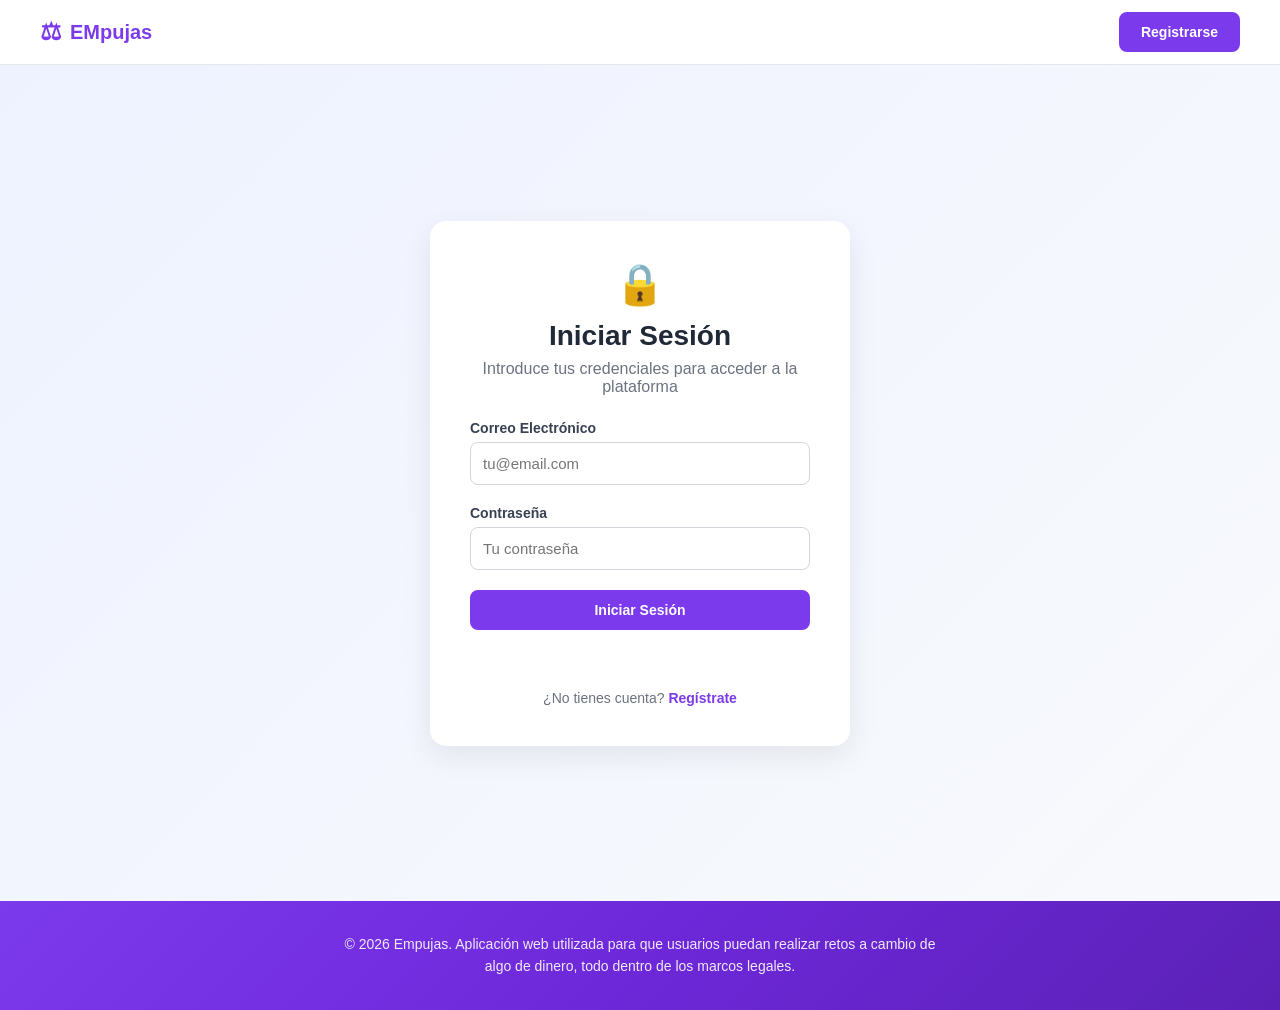
<file: Documents/VisualStudioProjects/2.0/challenge-app/src/main/webapp/login.html>
<!DOCTYPE html>
<html lang="es">
<head>
    <meta charset="UTF-8">
    <meta name="viewport" content="width=device-width, initial-scale=1.0">
    <title>Iniciar Sesión - EMpujas</title>
    <link rel="stylesheet" href="css/style.css?v=5">
</head>
<body class="auth-page">
    <nav class="navbar">
        <div class="nav-container">
            <a href="/" class="nav-logo">
                <span class="logo-icon">&#9878;</span>
                <span class="logo-text">EMpujas</span>
            </a>
            <div class="nav-links">
                <a href="register.html" class="btn btn-primary">Registrarse</a>
            </div>
        </div>
    </nav>

    <main class="auth-container">
        <div class="auth-card">
            <div class="auth-icon">&#128274;</div>
            <h1>Iniciar Sesión</h1>
            <p class="auth-subtitle">Introduce tus credenciales para acceder a la plataforma</p>

            <form id="loginForm">
                <div class="form-group">
                    <label for="email">Correo Electrónico</label>
                    <input type="email" id="email" placeholder="tu@email.com" required>
                </div>
                <div class="form-group">
                    <label for="password">Contraseña</label>
                    <input type="password" id="password" placeholder="Tu contraseña" required>
                </div>
                <button type="submit" class="btn btn-primary btn-full">Iniciar Sesión</button>
            </form>

            <div id="loginResultado" class="resultado"></div>

            <p class="auth-link">¿No tienes cuenta? <a href="register.html">Regístrate</a></p>
        </div>
    </main>

    <footer class="site-footer">
        <div class="footer-content">
            <p>&copy; 2026 Empujas. Aplicaci&oacute;n web utilizada para que usuarios puedan realizar retos a cambio de algo de dinero, todo dentro de los marcos legales.</p>
        </div>
    </footer>

    <script src="js/app.js?v=5"></script>
</body>
</html>
</file>
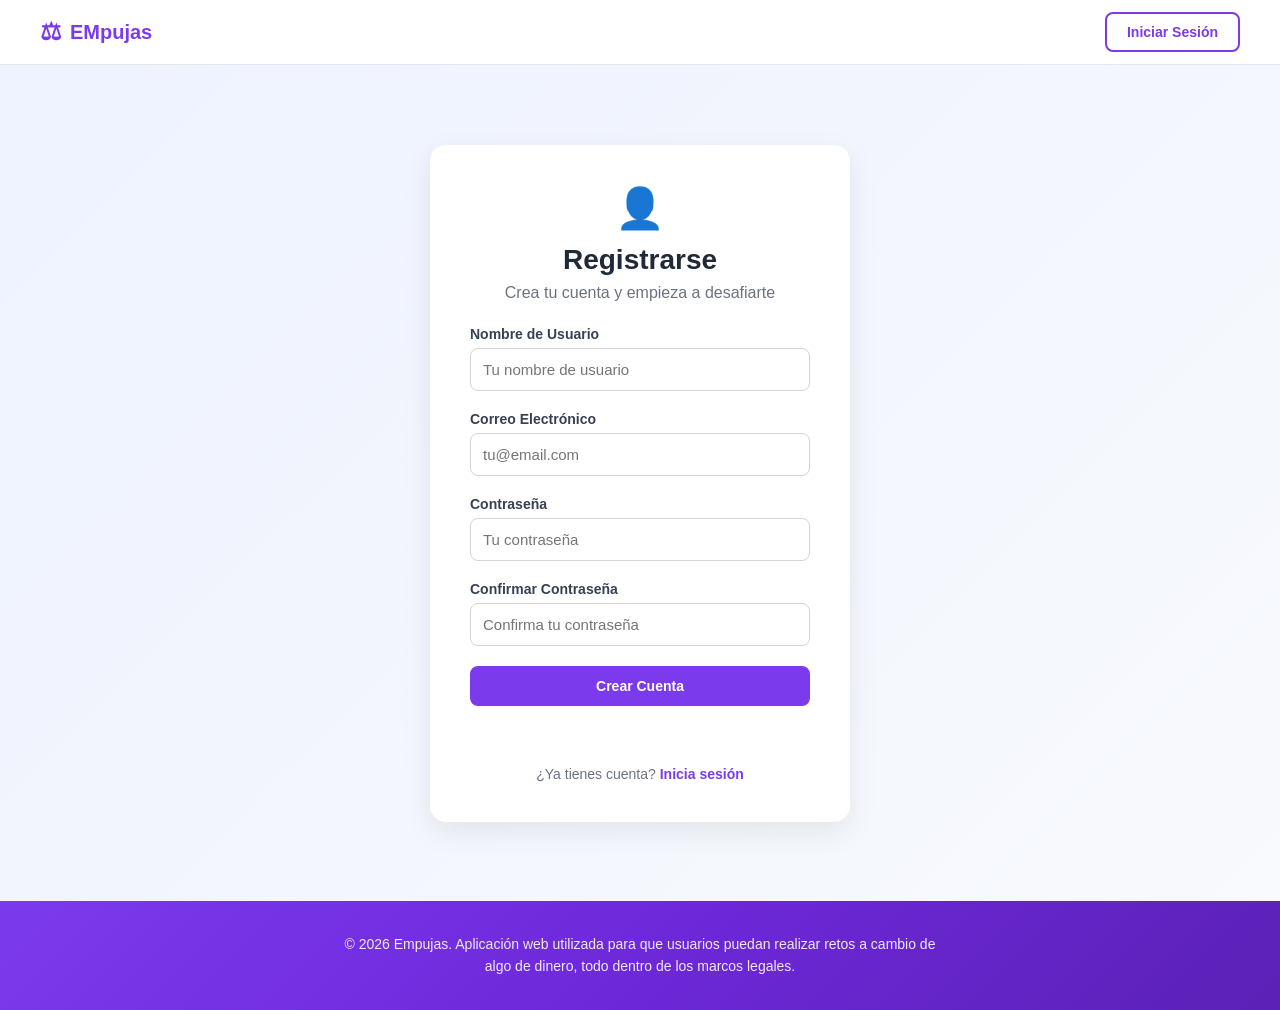
<file: Documents/VisualStudioProjects/2.0/challenge-app/src/main/webapp/register.html>
<!DOCTYPE html>
<html lang="es">
<head>
    <meta charset="UTF-8">
    <meta name="viewport" content="width=device-width, initial-scale=1.0">
    <title>Registrarse - EMpujas</title>
    <link rel="stylesheet" href="css/style.css?v=5">
</head>
<body class="auth-page">
    <nav class="navbar">
        <div class="nav-container">
            <a href="/" class="nav-logo">
                <span class="logo-icon">&#9878;</span>
                <span class="logo-text">EMpujas</span>
            </a>
            <div class="nav-links">
                <a href="login.html" class="btn btn-outline">Iniciar Sesión</a>
            </div>
        </div>
    </nav>

    <main class="auth-container">
        <div class="auth-card">
            <div class="auth-icon">&#128100;</div>
            <h1>Registrarse</h1>
            <p class="auth-subtitle">Crea tu cuenta y empieza a desafiarte</p>

            <form id="registerForm">
                <div class="form-group">
                    <label for="regUsername">Nombre de Usuario</label>
                    <input type="text" id="regUsername" placeholder="Tu nombre de usuario" required>
                </div>
                <div class="form-group">
                    <label for="regEmail">Correo Electrónico</label>
                    <input type="email" id="regEmail" placeholder="tu@email.com" required>
                </div>
                <div class="form-group">
                    <label for="regPassword">Contraseña</label>
                    <input type="password" id="regPassword" placeholder="Tu contraseña" required>
                </div>
                <div class="form-group">
                    <label for="regConfirm">Confirmar Contraseña</label>
                    <input type="password" id="regConfirm" placeholder="Confirma tu contraseña" required>
                </div>
                <button type="submit" class="btn btn-primary btn-full">Crear Cuenta</button>
            </form>

            <div id="registerResultado" class="resultado"></div>

            <p class="auth-link">¿Ya tienes cuenta? <a href="login.html">Inicia sesión</a></p>
        </div>
    </main>

    <footer class="site-footer">
        <div class="footer-content">
            <p>&copy; 2026 Empujas. Aplicaci&oacute;n web utilizada para que usuarios puedan realizar retos a cambio de algo de dinero, todo dentro de los marcos legales.</p>
        </div>
    </footer>

    <script src="js/app.js?v=5"></script>
</body>
</html>
</file>
<file: Documents/VisualStudioProjects/2.0/challenge-app/src/main/webapp/css/style.css>
* {
    box-sizing: border-box;
    margin: 0;
    padding: 0;
}

body {
    font-family: Arial, Helvetica, sans-serif;
    color: #1f2937;
    background: #f8fafc;
    min-height: 100vh;
    display: flex;
    flex-direction: column;
}

main {
    flex: 1 0 auto;
}

body.auth-page {
    background: linear-gradient(135deg, #eef2ff, #f8fafc);
}

.container {
    max-width: 1200px;
    margin: 0 auto;
    padding: 1.5rem;
}

.navbar {
    background: rgba(255, 255, 255, 0.95);
    backdrop-filter: blur(8px);
    border-bottom: 1px solid #e5e7eb;
    padding: 0 1.5rem;
    position: sticky;
    top: 0;
    z-index: 100;
}

.nav-container {
    max-width: 1200px;
    margin: 0 auto;
    display: flex;
    justify-content: space-between;
    align-items: center;
    height: 4rem;
}

.nav-logo {
    display: flex;
    align-items: center;
    gap: 0.5rem;
    text-decoration: none;
    color: #7C3AED;
    font-weight: bold;
    font-size: 1.25rem;
}

.logo-icon {
    font-size: 1.5rem;
}

.nav-links {
    display: flex;
    gap: 0.75rem;
}

.btn {
    display: inline-block;
    padding: 0.625rem 1.25rem;
    border-radius: 0.5rem;
    font-size: 0.875rem;
    font-weight: 600;
    text-decoration: none;
    cursor: pointer;
    border: 2px solid transparent;
    transition: all 0.25s ease;
    text-align: center;
}

.btn-primary {
    background: #7C3AED;
    color: #ffffff;
    border-color: #7C3AED;
}

.btn-primary:hover {
    background: #6D28D9;
    border-color: #6D28D9;
    transform: translateY(-1px);
    box-shadow: 0 4px 12px rgba(124, 58, 237, 0.35);
}

.btn-outline {
    background: transparent;
    color: #7C3AED;
    border-color: #7C3AED;
}

.btn-outline:hover {
    background: #f5f3ff;
    transform: translateY(-1px);
}

.btn-success {
    background: #10B981;
    color: #ffffff;
    border-color: #10B981;
}

.btn-success:hover {
    background: #059669;
    border-color: #059669;
    transform: translateY(-1px);
    box-shadow: 0 4px 12px rgba(16, 185, 129, 0.35);
}

.btn-lg {
    padding: 0.875rem 2rem;
    font-size: 1rem;
}

.btn-full {
    width: 100%;
}

.hero {
    background: linear-gradient(135deg, #7C3AED 0%, #6D28D9 50%, #5B21B6 100%);
    color: #ffffff;
    padding: 6rem 1.5rem;
    text-align: center;
    position: relative;
    overflow: hidden;
}

.hero::before {
    content: '';
    position: absolute;
    top: -50%;
    left: -50%;
    width: 200%;
    height: 200%;
    background: radial-gradient(circle at 30% 50%, rgba(255, 255, 255, 0.06) 0%, transparent 60%),
                radial-gradient(circle at 70% 50%, rgba(255, 255, 255, 0.04) 0%, transparent 60%);
    pointer-events: none;
}

.hero-content {
    max-width: 760px;
    margin: 0 auto;
    position: relative;
    z-index: 1;
}

.hero h1 {
    font-size: 3rem;
    margin-bottom: 1rem;
    line-height: 1.15;
    font-weight: 800;
    letter-spacing: -0.02em;
}

.hero-subtitle {
    font-size: 1.125rem;
    line-height: 1.7;
    margin-bottom: 2rem;
    opacity: 0.9;
    max-width: 600px;
    margin-left: auto;
    margin-right: auto;
}

.hero-actions {
    display: flex;
    gap: 1rem;
    justify-content: center;
    flex-wrap: wrap;
}

.hero-actions .btn-outline {
    color: #ffffff;
    border-color: #ffffff;
}

.hero-actions .btn-outline:hover {
    background: rgba(255, 255, 255, 0.15);
    box-shadow: none;
}

@keyframes fadeInUp {
    from { opacity: 0; transform: translateY(20px); }
    to { opacity: 1; transform: translateY(0); }
}

.challenges-section {
    padding: 3rem 1.5rem;
}

.challenges-section h2 {
    text-align: center;
    font-size: 1.75rem;
    margin-bottom: 1.5rem;
    color: #1f2937;
    font-weight: 700;
}

.section-label {
    text-align: center;
    font-size: 1.1rem;
    margin-bottom: 1.25rem;
    color: #6b7280;
    font-weight: 600;
    letter-spacing: 0.02em;
}

.challenges-grid {
    min-height: 120px;
}

.challenges-grid .estado {
    grid-column: 1 / -1;
}

.challenges-grid {
    display: grid;
    grid-template-columns: repeat(auto-fill, minmax(340px, 1fr));
    gap: 1.5rem;
    max-width: 1200px;
    margin: 0 auto;
}

.challenge-card {
    background: #ffffff;
    border-radius: 1rem;
    padding: 1.5rem;
    box-shadow: 0 4px 12px rgba(0, 0, 0, 0.06);
    border: 1px solid #e5e7eb;
    transition: all 0.3s ease;
    display: flex;
    flex-direction: column;
    position: relative;
    overflow: hidden;
    animation: fadeInUp 0.5s ease forwards;
}

.challenge-card::before {
    content: '';
    position: absolute;
    top: 0;
    left: 0;
    right: 0;
    height: 4px;
    background: linear-gradient(90deg, #7C3AED, #A78BFA);
    border-radius: 1rem 1rem 0 0;
}

.challenge-card.completed::before {
    background: linear-gradient(90deg, #10B981, #34D399);
}

.challenge-card:hover {
    box-shadow: 0 12px 32px rgba(0, 0, 0, 0.12);
    transform: translateY(-3px);
    border-color: #d1d5db;
}

.card-image {
    width: calc(100% + 3rem);
    margin: -1.5rem -1.5rem 1rem -1.5rem;
    height: 200px;
    overflow: hidden;
    border-radius: 1rem 1rem 0 0;
}

.card-image img {
    width: 100%;
    height: 100%;
    object-fit: cover;
    transition: transform 0.3s ease;
}

.challenge-card:hover .card-image img {
    transform: scale(1.05);
}

.fav-btn {
    position: absolute;
    top: 1rem;
    right: 1rem;
    z-index: 2;
    background: rgba(255, 255, 255, 0.9);
    border: none;
    width: 2.5rem;
    height: 2.5rem;
    border-radius: 50%;
    font-size: 1.25rem;
    cursor: pointer;
    display: flex;
    align-items: center;
    justify-content: center;
    color: #6b7280;
    transition: all 0.2s;
    box-shadow: 0 2px 8px rgba(0,0,0,0.1);
}

.fav-btn:hover {
    transform: scale(1.15);
    background: #ffffff;
}

.fav-btn.fav-active {
    color: #ef4444;
    background: #fef2f2;
}

.challenge-card h3 {
    font-size: 1.125rem;
    margin-bottom: 0.5rem;
    color: #1f2937;
    line-height: 1.3;
    padding-right: 2.5rem;
}

.challenge-creator {
    color: #6b7280;
    font-size: 0.8125rem;
    margin-bottom: 0.75rem;
}

.challenge-desc {
    color: #4b5563;
    font-size: 0.875rem;
    line-height: 1.6;
    margin-bottom: 1rem;
    flex-grow: 1;
    display: -webkit-box;
    -webkit-line-clamp: 3;
    -webkit-box-orient: vertical;
    overflow: hidden;
}

.challenge-progress {
    margin-bottom: 1rem;
}

.progress-bar {
    background: #e5e7eb;
    border-radius: 9999px;
    height: 0.75rem;
    overflow: hidden;
    margin-bottom: 0.5rem;
    position: relative;
}

.progress-fill {
    height: 100%;
    border-radius: 9999px;
    background: linear-gradient(90deg, #7C3AED, #A78BFA);
    transition: width 0.8s ease;
    position: relative;
}

.progress-fill::after {
    content: '';
    position: absolute;
    top: 0;
    left: 0;
    right: 0;
    bottom: 0;
    background: linear-gradient(90deg, transparent, rgba(255, 255, 255, 0.3), transparent);
    animation: shimmer 2s infinite;
}

@keyframes shimmer {
    0% { transform: translateX(-100%); }
    100% { transform: translateX(100%); }
}

.challenge-card.completed .progress-fill {
    background: linear-gradient(90deg, #10B981, #34D399);
}

.progress-info {
    display: flex;
    justify-content: space-between;
    font-size: 0.8125rem;
    color: #6b7280;
}

.challenge-stats {
    display: flex;
    justify-content: space-between;
    align-items: center;
    margin-bottom: 1rem;
    font-size: 0.8125rem;
    color: #6b7280;
}

.challenge-status {
    display: inline-block;
    padding: 0.25rem 0.75rem;
    border-radius: 9999px;
    font-size: 0.75rem;
    font-weight: 600;
}

.status-active {
    background: #fef3c7;
    color: #92400e;
}

.status-completed {
    background: #d1fae5;
    color: #065f46;
}

.challenge-actions {
    display: flex;
    gap: 0.5rem;
    flex-wrap: wrap;
}

.challenge-actions .btn {
    flex: 1;
    font-size: 0.8125rem;
    padding: 0.5rem 0.75rem;
}

.estado {
    text-align: center;
    padding: 1rem;
    color: #6b7280;
}

.modal-overlay {
    position: fixed;
    top: 0;
    left: 0;
    width: 100%;
    height: 100%;
    background: rgba(0, 0, 0, 0.5);
    display: flex;
    justify-content: center;
    align-items: center;
    z-index: 1000;
    padding: 1rem;
    backdrop-filter: blur(4px);
}

.modal-overlay.hidden {
    display: none;
}

.modal-content {
    background: #ffffff;
    border-radius: 1rem;
    padding: 2rem;
    max-width: 500px;
    width: 100%;
    max-height: 90vh;
    overflow-y: auto;
    position: relative;
    box-shadow: 0 20px 60px rgba(0, 0, 0, 0.15);
    animation: fadeInUp 0.3s ease;
}

.modal-lg {
    max-width: 800px;
}

.modal-close {
    position: absolute;
    top: 1rem;
    right: 1rem;
    background: none;
    border: none;
    font-size: 1.5rem;
    cursor: pointer;
    color: #6b7280;
    width: 2rem;
    height: 2rem;
    display: flex;
    align-items: center;
    justify-content: center;
    border-radius: 0.5rem;
    transition: all 0.2s;
}

.modal-close:hover {
    background: #f3f4f6;
    color: #1f2937;
}

.detail-layout {
    display: grid;
    grid-template-columns: 1fr 1fr;
    gap: 2rem;
}

.detail-info h2 {
    font-size: 1.5rem;
    margin-bottom: 0.5rem;
    line-height: 1.3;
}

.detail-meta {
    color: #6b7280;
    font-size: 0.875rem;
    margin-bottom: 1rem;
}

.detail-image {
    width: 100%;
    max-height: 300px;
    overflow: hidden;
    border-radius: 0.75rem;
    margin-bottom: 1rem;
}

.detail-image img {
    width: 100%;
    height: 100%;
    object-fit: cover;
}

.detail-desc {
    color: #4b5563;
    line-height: 1.7;
    margin-bottom: 1.5rem;
}

.completed-badge {
    display: inline-block;
    background: #d1fae5;
    color: #065f46;
    padding: 0.25rem 0.75rem;
    border-radius: 9999px;
    font-size: 0.75rem;
    font-weight: 600;
    margin-bottom: 0.75rem;
}

.completed-confirmation {
    background: linear-gradient(135deg, #f0fdf4, #ecfdf5);
    border: 1px solid #bbf7d0;
    border-radius: 0.75rem;
    padding: 1rem;
    margin-top: 1rem;
    color: #065f46;
    font-weight: 500;
    text-align: center;
}

.video-container {
    position: relative;
    padding-bottom: 56.25%;
    height: 0;
    overflow: hidden;
    border-radius: 0.75rem;
    margin-bottom: 1rem;
    box-shadow: 0 4px 16px rgba(0, 0, 0, 0.1);
}

.video-container iframe {
    position: absolute;
    top: 0;
    left: 0;
    width: 100%;
    height: 100%;
}

.detail-panel {
    background: linear-gradient(135deg, #f9fafb, #ffffff);
    border-radius: 0.75rem;
    padding: 1.5rem;
    border: 1px solid #e5e7eb;
    box-shadow: 0 2px 8px rgba(0, 0, 0, 0.04);
}

.detail-panel h3 {
    margin-bottom: 1rem;
    font-size: 1.125rem;
    color: #1f2937;
}

.panel-progress {
    margin-bottom: 1.5rem;
}

.panel-stat {
    display: flex;
    justify-content: space-between;
    padding: 0.625rem 0;
    border-bottom: 1px solid #e5e7eb;
    font-size: 0.875rem;
}

.panel-stat:last-child {
    border-bottom: none;
}

.auth-container {
    min-height: calc(100vh - 4rem);
    display: flex;
    justify-content: center;
    align-items: center;
    padding: 2rem 1rem;
}

.auth-card {
    background: #ffffff;
    border-radius: 1rem;
    padding: 2.5rem;
    max-width: 420px;
    width: 100%;
    box-shadow: 0 10px 30px rgba(0, 0, 0, 0.08);
    text-align: center;
    animation: fadeInUp 0.4s ease;
}

.auth-icon {
    font-size: 2.5rem;
    margin-bottom: 0.75rem;
}

.auth-card h1 {
    font-size: 1.75rem;
    margin-bottom: 0.5rem;
}

.auth-subtitle {
    color: #6b7280;
    margin-bottom: 1.5rem;
}

.auth-link {
    margin-top: 1.25rem;
    font-size: 0.875rem;
    color: #6b7280;
}

.auth-link a {
    color: #7C3AED;
    text-decoration: none;
    font-weight: 600;
}

.auth-link a:hover {
    text-decoration: underline;
}

.form-group {
    margin-bottom: 1.25rem;
    text-align: left;
}

.form-group label {
    display: block;
    font-size: 0.875rem;
    font-weight: 600;
    margin-bottom: 0.375rem;
    color: #374151;
}

.form-group input,
.form-group textarea,
.form-group select {
    width: 100%;
    padding: 0.75rem;
    border: 1px solid #d1d5db;
    border-radius: 0.5rem;
    font-size: 0.9375rem;
    color: #1f2937;
    background: #ffffff;
    transition: all 0.2s;
}

.form-group input:focus,
.form-group textarea:focus {
    outline: none;
    border-color: #7C3AED;
    box-shadow: 0 0 0 3px rgba(124, 58, 237, 0.15);
}

.form-group textarea {
    resize: vertical;
    min-height: 100px;
}

.form-row {
    display: grid;
    grid-template-columns: 1fr;
    gap: 1rem;
}

.form-row-3 {
    grid-template-columns: 1fr 1fr;
}

.form-actions {
    display: flex;
    gap: 0.75rem;
    justify-content: flex-end;
    margin-top: 1.5rem;
}

.form-actions-center {
    justify-content: center;
}

.form-page {
    max-width: 800px;
}

.form-page h1 {
    text-align: center;
    margin-bottom: 1rem;
    font-size: 2rem;
}

.page-header {
    text-align: center;
    margin-bottom: 2.5rem;
}

.page-header h1 {
    font-size: 2.25rem;
    margin-bottom: 0.5rem;
}

.header-subtitle {
    color: #6b7280;
    font-size: 1.1rem;
}

.warning-banner {
    background: linear-gradient(135deg, #fff7ed, #fffbeb);
    border: 1px solid #fed7aa;
    border-radius: 0.75rem;
    padding: 1rem;
    margin-bottom: 2rem;
    display: flex;
    gap: 0.75rem;
    align-items: flex-start;
    font-size: 0.875rem;
    color: #9a3412;
}

.warning-icon {
    font-size: 1.25rem;
    flex-shrink: 0;
}

.payment-options {
    display: flex;
    flex-direction: column;
    gap: 0.5rem;
}

.payment-option {
    display: flex;
    align-items: center;
    gap: 0.5rem;
    padding: 0.75rem;
    border: 1px solid #e5e7eb;
    border-radius: 0.5rem;
    cursor: pointer;
    font-size: 0.875rem;
    transition: all 0.2s;
}

.payment-option:hover {
    border-color: #c4b5fd;
    background: #faf5ff;
}

.payment-option:has(input:checked) {
    border-color: #7C3AED;
    background: #f5f3ff;
}

.card-details {
    margin-top: 1rem;
    padding-top: 1rem;
    border-top: 1px solid #e5e7eb;
    transition: all 0.3s ease;
}

.note {
    font-size: 0.75rem;
    color: #9ca3af;
    margin-top: 0.75rem;
    font-style: italic;
}

.resultado {
    margin-top: 1rem;
    padding: 0.75rem;
    border-radius: 0.5rem;
    text-align: center;
    font-size: 0.875rem;
}

.donate-resultado {
    margin-top: 1rem;
}

.donate-subtitle {
    color: #6b7280;
    margin-bottom: 1.5rem;
    text-align: center;
}

.resultado.error {
    background: #fef2f2;
    color: #b91c1c;
    border: 1px solid #fecaca;
}

.resultado.success {
    background: #f0fdf4;
    color: #065f46;
    border: 1px solid #bbf7d0;
}

.dashboard {
    padding-top: 2rem;
}

.user-info {
    display: flex;
    align-items: center;
    gap: 1rem;
    margin-bottom: 2rem;
    padding: 1.5rem;
    background: linear-gradient(135deg, #faf5ff, #ffffff);
    border-radius: 1rem;
    border: 1px solid #e5e7eb;
    box-shadow: 0 2px 8px rgba(0, 0, 0, 0.04);
}

.user-avatar {
    font-size: 3rem;
    background: #f5f3ff;
    width: 4rem;
    height: 4rem;
    display: flex;
    align-items: center;
    justify-content: center;
    border-radius: 1rem;
}

.user-info h2 {
    font-size: 1.5rem;
}

.user-info p {
    color: #6b7280;
}

.summary-cards {
    display: grid;
    grid-template-columns: repeat(auto-fit, minmax(180px, 1fr));
    gap: 1rem;
    margin-bottom: 2rem;
}

.summary-card {
    background: #ffffff;
    border-radius: 0.75rem;
    padding: 1.5rem;
    text-align: center;
    border: 1px solid #e5e7eb;
    transition: all 0.3s ease;
    position: relative;
    overflow: hidden;
}

.summary-card:hover {
    transform: translateY(-2px);
    box-shadow: 0 8px 24px rgba(0, 0, 0, 0.08);
}

.summary-card::before {
    content: '';
    position: absolute;
    top: 0;
    left: 0;
    right: 0;
    height: 3px;
}

.summary-card:nth-child(1)::before {
    background: linear-gradient(90deg, #7C3AED, #A78BFA);
}

.summary-card:nth-child(2)::before {
    background: linear-gradient(90deg, #10B981, #34D399);
}

.summary-card:nth-child(3)::before {
    background: linear-gradient(90deg, #F59E0B, #FBBF24);
}

.summary-card:nth-child(4)::before {
    background: linear-gradient(90deg, #ef4444, #f87171);
}

.summary-icon {
    font-size: 1.5rem;
    margin-bottom: 0.5rem;
    display: inline-flex;
    align-items: center;
    justify-content: center;
    width: 3rem;
    height: 3rem;
    border-radius: 0.75rem;
}

.summary-card:nth-child(1) .summary-icon {
    background: #f5f3ff;
}

.summary-card:nth-child(2) .summary-icon {
    background: #ecfdf5;
}

.summary-card:nth-child(3) .summary-icon {
    background: #fffbeb;
}

.summary-card:nth-child(4) .summary-icon {
    background: #fef2f2;
}

.summary-number {
    font-size: 1.75rem;
    font-weight: bold;
    color: #1f2937;
}

.summary-label {
    font-size: 0.8125rem;
    color: #6b7280;
    margin-top: 0.25rem;
}

.back-link {
    display: inline-flex;
    align-items: center;
    gap: 0.4rem;
    margin-bottom: 1rem;
    font-size: 0.875rem;
}

.tabs {
    display: flex;
    gap: 0.5rem;
    margin-bottom: 1.5rem;
    border-bottom: 2px solid #e5e7eb;
    padding-bottom: 0;
}

.tab {
    padding: 0.75rem 1.5rem;
    background: none;
    border: none;
    font-size: 0.9375rem;
    font-weight: 600;
    color: #6b7280;
    cursor: pointer;
    border-bottom: 2px solid transparent;
    margin-bottom: -2px;
    transition: all 0.2s;
    position: relative;
}

.tab:hover {
    color: #7C3AED;
}

.tab.active {
    color: #7C3AED;
    border-bottom-color: #7C3AED;
}

.tab-content {
    min-height: 200px;
}

.kickstarter-form .form-section {
    background: #ffffff;
    border: 1px solid #e5e7eb;
    border-radius: 1rem;
    padding: 1.5rem;
    margin-bottom: 1.5rem;
    display: flex;
    gap: 1.25rem;
    transition: box-shadow 0.2s;
}

.kickstarter-form .form-section:hover {
    box-shadow: 0 4px 16px rgba(0, 0, 0, 0.06);
}

.section-icon {
    font-size: 2rem;
    flex-shrink: 0;
    width: 3rem;
    text-align: center;
    padding-top: 0.25rem;
}

.section-content {
    flex: 1;
}

.section-content h2 {
    font-size: 1.25rem;
    margin-bottom: 1rem;
    color: #1f2937;
}

.field-hint {
    display: block;
    font-size: 0.75rem;
    color: #9ca3af;
    margin-top: 0.375rem;
    font-style: italic;
}

.input-group {
    display: flex;
    align-items: stretch;
}

.input-prefix {
    background: #f3f4f6;
    border: 1px solid #d1d5db;
    border-right: none;
    border-radius: 0.5rem 0 0 0.5rem;
    padding: 0.75rem 1rem;
    font-size: 0.9375rem;
    color: #374151;
    font-weight: 600;
}

.input-group input {
    border-radius: 0 0.5rem 0.5rem 0;
}

.preview-section {
    background: linear-gradient(135deg, #faf5ff, #ffffff);
}

.preview-card {
    background: #ffffff;
    border: 1px solid #e5e7eb;
    border-radius: 0.75rem;
    padding: 1.25rem;
    margin-top: 0.5rem;
}

.preview-image-container {
    width: calc(100% + 2.5rem);
    margin: -1.25rem -1.25rem 1rem -1.25rem;
    height: 180px;
    overflow: hidden;
    border-radius: 0.75rem 0.75rem 0 0;
}

.preview-image-container img {
    width: 100%;
    height: 100%;
    object-fit: cover;
}

.preview-card h3 {
    font-size: 1.125rem;
    margin-bottom: 0.5rem;
}

.preview-desc {
    color: #4b5563;
    font-size: 0.875rem;
    line-height: 1.5;
    margin-bottom: 0.75rem;
}

.preview-meta {
    color: #7C3AED;
    font-weight: 600;
    font-size: 0.875rem;
}

.site-footer {
    background: linear-gradient(135deg, #7C3AED 0%, #6D28D9 50%, #5B21B6 100%);
    color: rgba(255, 255, 255, 0.9);
    padding: 2rem 1.5rem;
    margin-top: auto;
    text-align: center;
    flex-shrink: 0;
}

.footer-content {
    max-width: 1200px;
    margin: 0 auto;
}

.footer-content p {
    font-size: 0.875rem;
    line-height: 1.6;
    max-width: 600px;
    margin: 0 auto;
}

@media (max-width: 768px) {
    .hero h1 {
        font-size: 2rem;
    }

    .hero {
        padding: 3.5rem 1rem;
    }

    .hero-subtitle {
        font-size: 1rem;
    }

    .challenges-grid {
        grid-template-columns: 1fr;
    }

    .detail-layout {
        grid-template-columns: 1fr;
    }

    .summary-cards {
        grid-template-columns: 1fr 1fr;
    }

    .form-row-3 {
        grid-template-columns: 1fr;
    }

    .auth-card {
        padding: 1.5rem;
    }

    .modal-content {
        padding: 1.25rem;
    }

    .nav-container {
        height: 3.5rem;
    }

    .hero {
        padding: 3rem 1rem;
    }

    .kickstarter-form .form-section {
        flex-direction: column;
        gap: 0.75rem;
    }

    .section-icon {
        text-align: left;
        padding-top: 0;
    }
}

@media (max-width: 480px) {
    .hero h1 {
        font-size: 1.5rem;
    }

    .btn-lg {
        padding: 0.75rem 1.25rem;
        font-size: 0.875rem;
    }

    .hero-actions {
        flex-direction: column;
    }

.btn-danger {
    background: #ef4444;
    color: #ffffff;
    border-color: #ef4444;
}

.btn-danger:hover {
    background: #dc2626;
    border-color: #dc2626;
    transform: translateY(-1px);
    box-shadow: 0 4px 12px rgba(239, 68, 68, 0.35);
}

.btn-outline-danger {
    background: transparent;
    color: #ef4444;
    border-color: #ef4444;
}

.btn-outline-danger:hover {
    background: #fef2f2;
    transform: translateY(-1px);
}

.btn-sm {
    padding: 0.375rem 0.75rem;
    font-size: 0.75rem;
}

.challenge-actions .btn-outline.report-challenge {
    color: #f59e0b;
    border-color: #f59e0b;
    background: transparent;
    font-size: 0.75rem;
    padding: 0.375rem 0.75rem;
    flex: none;
}

.challenge-actions .btn-outline.report-challenge:hover {
    background: #fffbeb;
    transform: translateY(-1px);
}

.admin-actions-panel {
    margin-top: 1rem;
    padding-top: 1rem;
    border-top: 2px solid #fee2e2;
}

.btn-shield {
    background: #dc2626 !important;
    color: #ffffff !important;
    border-color: #dc2626 !important;
    font-size: 0.8rem;
    padding: 0.4rem 0.8rem;
    box-shadow: 0 2px 8px rgba(220, 38, 38, 0.5);
}

.btn-shield:hover {
    background: #991b1b !important;
    border-color: #991b1b !important;
    transform: translateY(-2px);
    box-shadow: 0 4px 16px rgba(220, 38, 38, 0.6);
}

.modal-sm {
    max-width: 480px;
}

.admin-tabs {
    display: flex;
    gap: 0.75rem;
    margin: 1.5rem 0 1rem;
    flex-wrap: wrap;
}

.admin-tab-content {
    min-height: 200px;
    max-height: 60vh;
    overflow-y: auto;
}

.admin-list {
    display: flex;
    flex-direction: column;
    gap: 0.75rem;
}

.admin-list-item {
    background: #f9fafb;
    border: 1px solid #e5e7eb;
    border-radius: 0.5rem;
    padding: 1rem;
    transition: all 0.2s;
}

.admin-list-item:not(:last-child) {
    border-bottom: 2px dashed #d1d5db;
    border-radius: 0.5rem 0.5rem 0 0;
    margin-bottom: 0;
}

.admin-list-item:hover {
    border-color: #d1d5db;
    box-shadow: 0 2px 8px rgba(0, 0, 0, 0.05);
}

.admin-list-actions {
    display: flex;
    gap: 0.5rem;
    margin-top: 0.75rem;
    padding-top: 0.75rem;
    border-top: 1px solid #e5e7eb;
}

.view-challenge-btn {
    font-size: 0.875rem;
    padding: 0.625rem 1.25rem;
}

.admin-list-separator {
    text-align: center;
    color: #d1d5db;
    font-size: 0.75rem;
    letter-spacing: 0.2em;
    padding: 0.25rem 0;
    user-select: none;
}

.admin-list-header {
    display: flex;
    justify-content: space-between;
    align-items: center;
    margin-bottom: 0.5rem;
}

.admin-list-badge {
    font-size: 0.75rem;
    font-weight: 700;
    color: #7c3aed;
    text-transform: uppercase;
    letter-spacing: 0.05em;
}

.admin-list-badge-ban {
    color: #dc2626;
}

.admin-list-date {
    font-size: 0.75rem;
    color: #9ca3af;
}

.admin-list-body p {
    margin: 0.25rem 0;
    font-size: 0.875rem;
    color: #374151;
    line-height: 1.5;
}

.admin-list-body strong {
    color: #111827;
}

.admin-list-email {
    border-left: 4px solid #7c3aed;
}

.admin-list-admin {
    margin-top: 0.5rem !important;
    font-style: italic;
    color: #9ca3af !important;
    font-size: 0.8rem !important;
    text-align: right;
}

.unban-btn {
    margin-top: 0.5rem;
}

.challenge-actions {
        flex-direction: column;
    }

    .form-actions {
        flex-direction: column;
    }

    .form-actions .btn {
        width: 100%;
    }

    .summary-cards {
        grid-template-columns: 1fr;
    }
}

.admin-page .page-header {
    margin-bottom: 1.5rem;
}

.admin-table-container {
    overflow-x: auto;
    background: #ffffff;
    border-radius: 0.75rem;
    border: 1px solid #e5e7eb;
    box-shadow: 0 2px 8px rgba(0, 0, 0, 0.04);
}

.admin-table {
    width: 100%;
    border-collapse: collapse;
    font-size: 0.875rem;
}

.admin-table thead {
    background: #f9fafb;
    border-bottom: 2px solid #e5e7eb;
}

.admin-table th {
    padding: 0.875rem 1rem;
    text-align: left;
    font-weight: 700;
    color: #374151;
    font-size: 0.75rem;
    text-transform: uppercase;
    letter-spacing: 0.05em;
    white-space: nowrap;
}

.admin-table td {
    padding: 0.875rem 1rem;
    border-bottom: 1px solid #f3f4f6;
    color: #4b5563;
    vertical-align: top;
}

.admin-table tbody tr:hover {
    background: #faf5ff;
}

.admin-table tbody tr:last-child td {
    border-bottom: none;
}

.admin-table .cell-id {
    font-weight: 700;
    color: #7c3aed;
    white-space: nowrap;
}

.admin-table .cell-title {
    font-weight: 600;
    color: #1f2937;
    min-width: 150px;
}

.admin-table .cell-email {
    font-size: 0.8125rem;
    color: #9ca3af;
}

.admin-table .cell-reason {
    min-width: 200px;
    max-width: 300px;
}

.admin-table .cell-date {
    white-space: nowrap;
    font-size: 0.8125rem;
    color: #9ca3af;
}

.admin-table .cell-actions {
    white-space: nowrap;
}

.admin-table .cell-type {
    font-weight: 600;
}

.admin-table .cell-user {
    font-weight: 600;
    color: #1f2937;
}

.user-avatar-sm {
    font-size: 1rem;
    margin-right: 0.25rem;
}

.admin-empty {
    text-align: center;
    padding: 3rem 1rem;
    color: #6b7280;
    font-size: 1.1rem;
    background: #ffffff;
    border-radius: 0.75rem;
    border: 1px solid #e5e7eb;
}

.thank-you-message {
    background: linear-gradient(135deg, #f0fdf4, #ecfdf5);
    border: 1px solid #bbf7d0;
    border-radius: 0.75rem;
    padding: 1.25rem;
    margin-bottom: 1rem;
    text-align: center;
}

.thank-you-icon {
    font-size: 2rem;
    margin-bottom: 0.5rem;
}

.thank-you-text {
    font-size: 1rem;
    line-height: 1.6;
    color: #065f46;
    font-style: italic;
}

.thank-you-author {
    margin-top: 0.75rem;
    font-size: 0.875rem;
    color: #047857;
    font-weight: 600;
}

.completion-pending {
    background: linear-gradient(135deg, #fffbeb, #fef3c7);
    border: 1px solid #fde68a;
    border-radius: 0.75rem;
    padding: 1.25rem;
    margin-bottom: 1rem;
    text-align: center;
}

.completion-pending p {
    margin-bottom: 0.75rem;
    color: #92400e;
    font-weight: 500;
}

.completion-locked {
    background: linear-gradient(135deg, #f3f4f6, #f9fafb);
    border: 1px solid #e5e7eb;
    border-radius: 0.75rem;
    padding: 1rem;
    margin-bottom: 1rem;
    text-align: center;
    font-size: 0.875rem;
    color: #6b7280;
}



@media (max-width: 768px) {
    .admin-table {
        font-size: 0.8125rem;
    }
    .admin-table th,
    .admin-table td {
        padding: 0.625rem 0.75rem;
    }
    .admin-table .cell-reason {
        min-width: 120px;
        max-width: 200px;
    }
}
</file>
